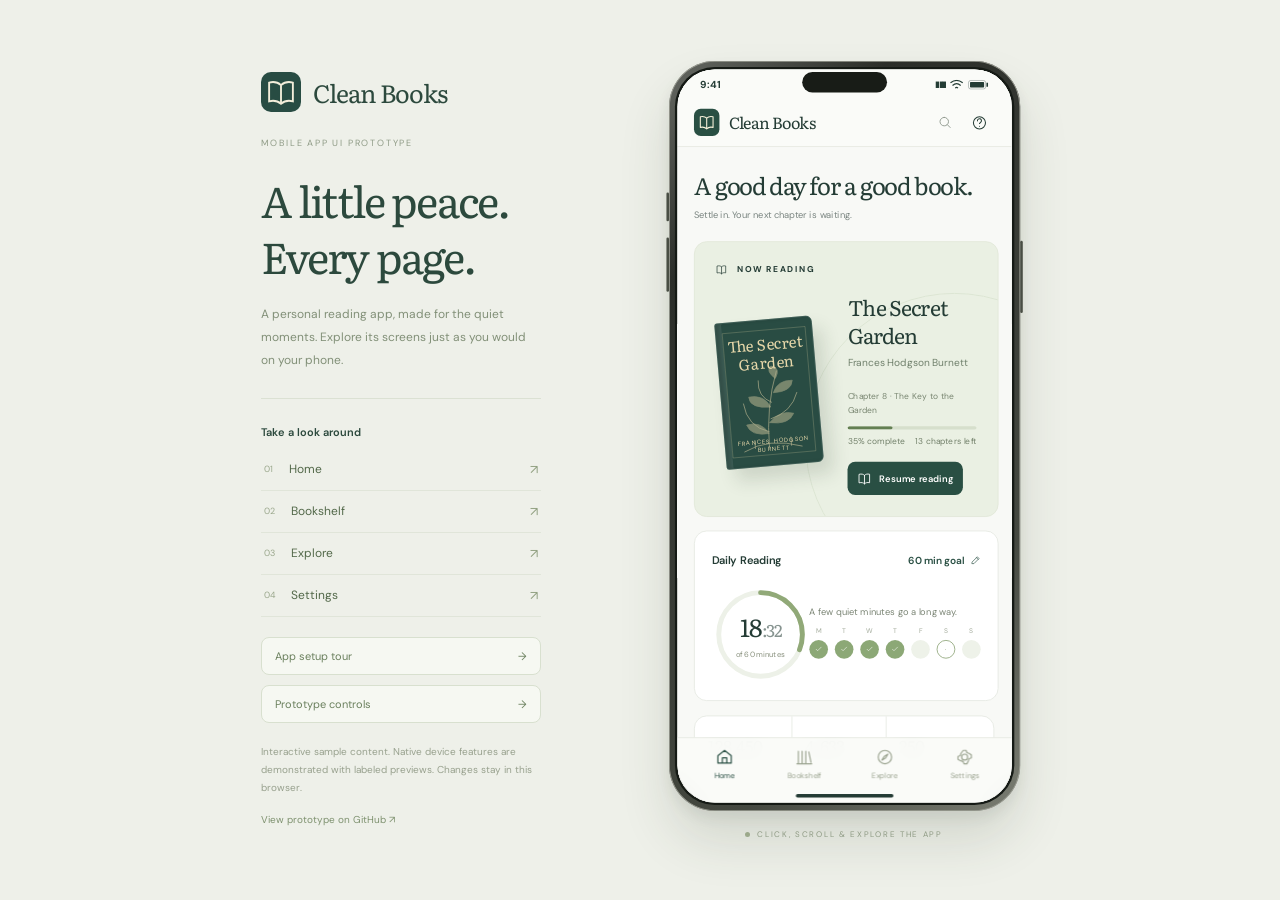
<file: index.html>
<!doctype html>
<html lang="en">
<head>
<meta charset="utf-8"><meta name="viewport" content="width=device-width, initial-scale=1, viewport-fit=cover">
<meta name="theme-color" content="#eef0e9"><meta name="description" content="Explore the interactive Clean Books mobile app UI prototype. A personal EPUB reader with thoughtful reading and parent editing tools.">
<title>Clean Books — Mobile App Prototype</title>
<link rel="icon" href="assets/favicon.svg" type="image/svg+xml"><link rel="stylesheet" href="prototype.css">
</head>
<body>
<main class="prototype-stage">
  <aside class="prototype-panel">
    <a class="prototype-brand" href="./"><img src="assets/favicon.svg" width="40" height="40" alt="">Clean Books</a>
    <div class="prototype-label">MOBILE APP UI PROTOTYPE</div>
    <h1>A little peace.<br>Every page.</h1>
    <p class="intro">A personal reading app, made for the quiet moments. Explore its screens just as you would on your phone.</p>
    <div class="prototype-divider"></div>
    <h2>Take a look around</h2>
    <nav class="jump-list" aria-label="Prototype screen shortcuts">
      <button data-screen="home"><span>01</span>Home <i>↗</i></button>
      <button data-screen="shelf"><span>02</span>Bookshelf <i>↗</i></button>
      <button data-screen="explore"><span>03</span>Explore <i>↗</i></button>
      <button data-screen="settings"><span>04</span>Settings <i>↗</i></button>
    </nav>
    <div class="prototype-actions"><button data-tool="tour">App setup tour <span>→</span></button><button data-tool="prototype">Prototype controls <span>→</span></button></div>
    <p class="prototype-note">Interactive sample content. Native device features are demonstrated with labeled previews. Changes stay in this browser.</p>
    <a class="source-link" href="https://github.com/devotronix-apps/clean-books-prototype" target="_blank" rel="noopener">View prototype on GitHub ↗</a>
  </aside>
  <section class="device-stage" aria-label="Clean Books phone preview">
    <div class="device-wrap"><div class="phone"><div class="phone-screen"><iframe id="phone-preview" title="Clean Books mobile app" src="app.html" allow="autoplay"></iframe></div><div class="side-button left-one"></div><div class="side-button left-two"></div><div class="side-button right-one"></div></div></div>
    <p class="device-caption"><span></span> CLICK, SCROLL & EXPLORE THE APP</p>
  </section>
</main>
<script src="prototype.js"></script>
</body></html>
</file>
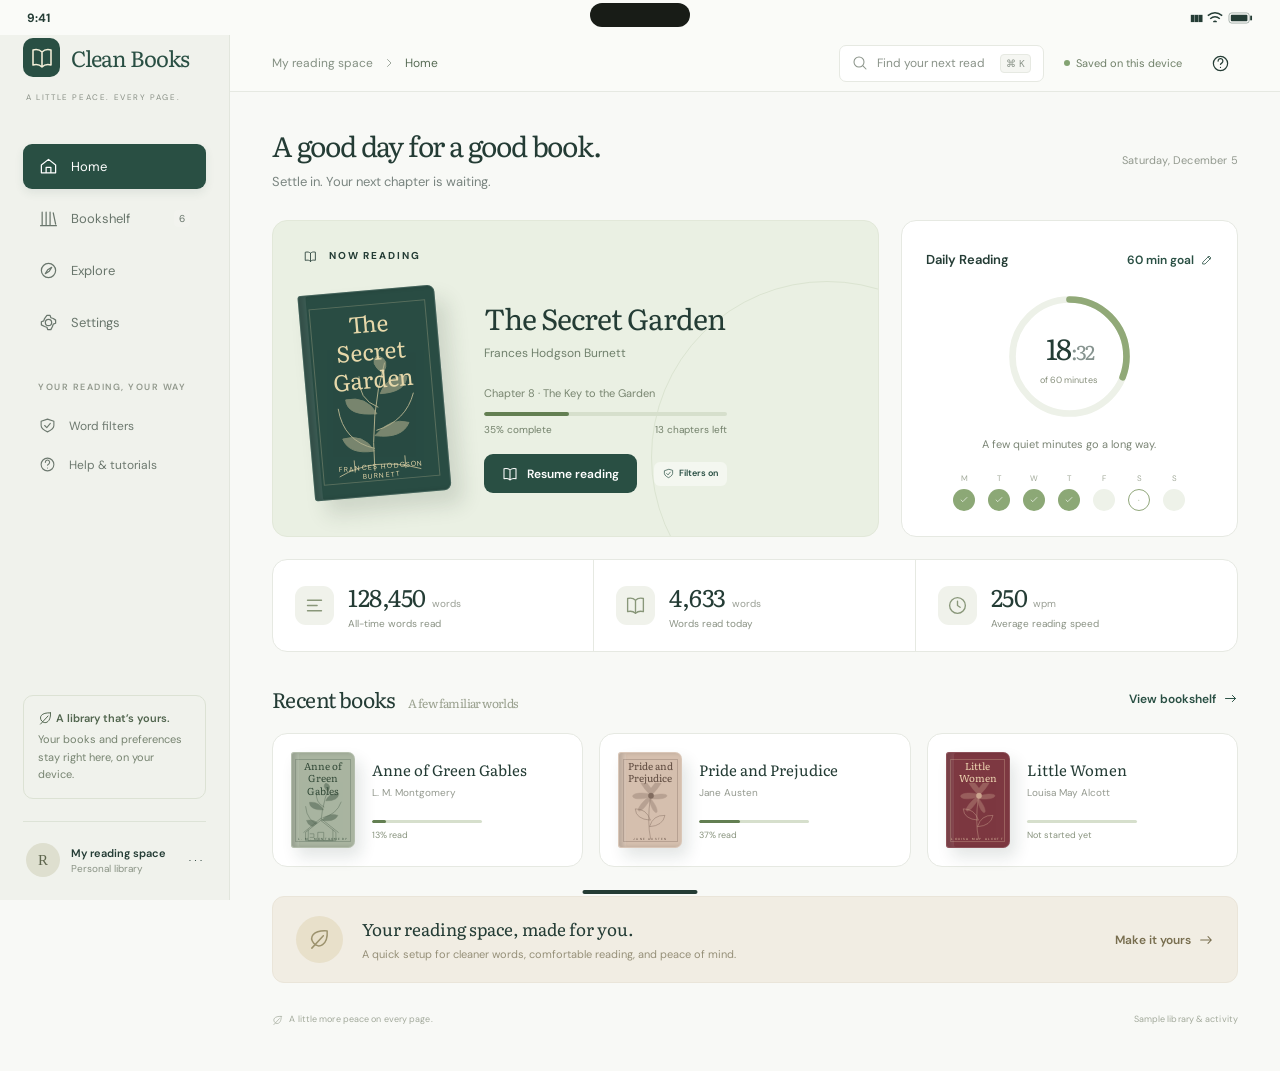
<file: app.html>
<!doctype html>
<html lang="en"><head><meta charset="UTF-8"><meta name="viewport" content="width=device-width, initial-scale=1"><meta name="theme-color" content="#284c43"><title>Clean Books — A little more peace on every page</title><link rel="icon" href="assets/favicon.svg" type="image/svg+xml"><link rel="stylesheet" href="styles.css"></head><body><div class="app-statusbar" aria-hidden="true"><span>9:41</span><span class="app-island"></span><span class="status-symbols">▮▮▮ <svg width="16" height="12" viewBox="0 0 20 14" fill="none" stroke="currentColor" stroke-width="1.8"><path d="M1 4q9-7 18 0M4 8q6-5 12 0M8 12q2-2 4 0"/></svg> <svg width="25" height="12" viewBox="0 0 27 13"><rect x="1" y="1" width="22" height="11" rx="3" fill="none" stroke="currentColor" opacity=".4"/><rect x="3" y="3" width="18" height="7" rx="1" fill="currentColor"/><path d="M25 4v5" stroke="currentColor" stroke-width="2"/></svg></span></div><div class="app-home-indicator" aria-hidden="true"></div><div id="app"></div><div id="modal-root"></div><div id="toast" role="status"></div><script src="defaults.js"></script><script src="app.js"></script></body></html>
</file>
<file: prototype.css>
@font-face{font-family:DM Sans;font-style:normal;font-weight:400;src:url(assets/fonts/dm-sans-400.ttf)}
@font-face{font-family:DM Sans;font-style:normal;font-weight:600;src:url(assets/fonts/dm-sans-600.ttf)}
@font-face{font-family:Literata;font-style:normal;font-weight:400;src:url(assets/fonts/literata-400.ttf)}
*{box-sizing:border-box}body{margin:0;background:#eef0e9;color:#2c493d;font-family:'DM Sans',-apple-system,sans-serif}.prototype-stage{min-height:100dvh;display:flex;align-items:center;justify-content:center;gap:clamp(70px,10vw,170px);padding:40px}.prototype-panel{width:280px;flex-shrink:0}.prototype-brand{font:25px Literata,Georgia,serif;text-decoration:none;color:inherit;display:flex;align-items:center;gap:12px;letter-spacing:-1px}.prototype-label{font-size:9px;letter-spacing:1.8px;color:#8e9a85;margin:25px 0 23px}.prototype-panel h1{font:400 43px/1.3 Literata,Georgia,serif;letter-spacing:-1.8px;margin:0 0 19px}.intro{font-size:12px;line-height:1.9;color:#829078;max-width:270px}.prototype-divider{height:1px;background:#dbe1d3;margin:26px 0}.prototype-panel h2{font-size:11px;font-weight:600;margin:0 0 10px}.jump-list{display:flex;flex-direction:column}.jump-list button{border:0;border-bottom:1px solid #e0e5d9;background:none;color:#53694a;text-align:left;padding:12px 3px;font:12px 'DM Sans',sans-serif;display:flex;gap:16px;align-items:center;cursor:pointer}.jump-list button:hover{background:#e3e8dc}.jump-list button span{font-size:9px;color:#9aa78c}.jump-list button i{margin-left:auto;font-size:13px;font-style:normal;color:#91a081}.prototype-actions{margin-top:20px;display:flex;flex-direction:column;gap:10px}.prototype-actions button{font:11px 'DM Sans',sans-serif;border:1px solid #d8e0cf;background:#f6f8f2;color:#6b805e;border-radius:8px;padding:11px 13px;display:flex;justify-content:space-between;cursor:pointer}.prototype-actions button:hover{border-color:#a6b59a}.prototype-note{font-size:10px;line-height:1.8;color:#98a18e;margin-top:20px}.source-link{display:inline-block;margin-top:4px;font-size:10px;text-decoration:none;color:#7f9270}.device-stage{display:flex;flex-direction:column;align-items:center;flex-shrink:0}.device-wrap{width:414px;height:884px;position:relative}.phone{background:linear-gradient(135deg,#666963,#2b2e29 20%,#444840 75%,#7b7e73);padding:10px;border-radius:54px;position:relative;width:414px;height:884px;box-shadow:0 35px 60px #31412e24,0 8px 15px #31412e14,inset 0 0 0 1px #9c9e94}.phone-screen{height:100%;width:100%;overflow:hidden;border-radius:44px;background:#f8f9f6;box-shadow:0 0 0 3px #151a15}.phone iframe{height:100%;width:100%;border:0;display:block;background:#f8f9f6}.side-button{position:absolute;width:3px;background:#494e44;border-radius:3px;left:-3px}.left-one{top:155px;height:34px}.left-two{top:208px;height:64px}.right-one{top:212px;height:85px;left:auto;right:-3px}.device-caption{font-size:8px;letter-spacing:1.7px;color:#97a38c;margin:22px 0 0;display:flex;align-items:center;gap:7px}.device-caption span{width:5px;height:5px;border-radius:50%;background:#a5b294}button:focus-visible,a:focus-visible{outline:3px solid #89a472;outline-offset:3px}
@media(min-width:701px) and (max-height:1000px){.prototype-stage{padding:25px}.device-wrap{height:750px;width:351px}.phone{transform:scale(.8484);transform-origin:top left}.device-caption{margin-top:18px}}
@media(min-width:701px) and (max-height:850px){.device-wrap{height:690px;width:324px}.phone{transform:scale(.78)}.prototype-panel h1{font-size:38px}.prototype-divider{margin:20px 0}.prototype-label{margin:20px 0}.prototype-stage{padding:22px;gap:80px}}
@media(min-width:701px) and (max-height:760px){.device-wrap{height:610px;width:286px}.phone{transform:scale(.69)}.device-caption{font-size:7px}.prototype-panel h1{font-size:32px}.prototype-panel{width:265px}.intro{font-size:11px}.prototype-divider{margin:15px 0}.prototype-label{margin:18px 0}.jump-list button{padding:9px 3px}.prototype-note{margin-top:13px;font-size:9px}}
@media(max-width:700px){body{background:#f8f9f6}.prototype-stage{padding:0;display:block;height:100dvh;min-height:0}.prototype-panel,.device-caption,.side-button{display:none}.device-stage,.device-wrap,.phone,.phone-screen{width:100%;height:100dvh;padding:0;border-radius:0;box-shadow:none;transform:none}.phone{background:#f8f9f6}.phone-screen{overflow:hidden}}
</file>
<file: styles.css>
@font-face {
  font-family: 'DM Sans';
  font-style: normal;
  font-weight: 400;
  font-display: swap;
  src: url(assets/fonts/dm-sans-400.ttf) format('truetype');
}
@font-face {
  font-family: 'DM Sans';
  font-style: normal;
  font-weight: 500;
  font-display: swap;
  src: url(assets/fonts/dm-sans-500.ttf) format('truetype');
}
@font-face {
  font-family: 'DM Sans';
  font-style: normal;
  font-weight: 600;
  font-display: swap;
  src: url(assets/fonts/dm-sans-600.ttf) format('truetype');
}
@font-face {
  font-family: 'DM Sans';
  font-style: normal;
  font-weight: 700;
  font-display: swap;
  src: url(assets/fonts/dm-sans-700.ttf) format('truetype');
}
@font-face {
  font-family: 'Literata';
  font-style: normal;
  font-weight: 400;
  font-display: swap;
  src: url(assets/fonts/literata-400.ttf) format('truetype');
}
@font-face {
  font-family: 'Literata';
  font-style: normal;
  font-weight: 500;
  font-display: swap;
  src: url(assets/fonts/literata-500.ttf) format('truetype');
}
@font-face {
  font-family: 'Literata';
  font-style: normal;
  font-weight: 600;
  font-display: swap;
  src: url(assets/fonts/literata-600.ttf) format('truetype');
}

:root{--bg:#f8f9f6;--paper:#fff;--ink:#243c35;--muted:#7a8580;--green:#294f43;--sage:#edf2e9;--line:#e6e9e2;--accent:#d9e6b7;--danger:#a9493d;--shadow:0 12px 35px #263b3010;font-family:'DM Sans',-apple-system,BlinkMacSystemFont,sans-serif;color:var(--ink);font-size:14px;background:var(--bg)}*{box-sizing:border-box}body{margin:0}button,input,select,textarea{font:inherit}button,a,input,select,textarea{-webkit-tap-highlight-color:transparent}button{cursor:pointer}button:disabled{opacity:.45;cursor:not-allowed}button{border:0;background:none;color:inherit}a{color:var(--green)}button:focus-visible,a:focus-visible{outline:3px solid #a5be79;outline-offset:4px}input:focus,textarea:focus,select:focus{outline:2px solid #8ca77d;outline-offset:1px}svg{flex-shrink:0;vertical-align:middle}h1,h2,h3,p{margin:0}h1,h2,.serif{font-family:'Literata',Georgia,serif;font-weight:400}h1{font-size:34px;letter-spacing:-1.2px;line-height:1.35}h2{font-size:23px;letter-spacing:-.6px}h3{font-size:15px;font-weight:600}p{line-height:1.65}.muted{color:var(--muted)}.small{font-size:12px}.eyebrow{text-transform:uppercase;letter-spacing:1.9px;font-size:10px;font-weight:700}.flex{display:flex;align-items:center;gap:12px}.between{justify-content:space-between}.stack{display:flex;flex-direction:column;gap:16px}.icon-btn{display:inline-flex;align-items:center;justify-content:center;width:36px;height:36px;border-radius:10px}.icon-btn:hover{background:var(--sage)}.btn{display:inline-flex;align-items:center;justify-content:center;gap:9px;padding:12px 20px;border-radius:9px;font-weight:550;font-size:13px;min-height:43px;transition:background .2s,transform .2s}.btn:hover{transform:translateY(-1px)}.primary{background:var(--green);color:#fff}.primary:hover{background:#38634e}.secondary{background:var(--paper);border:1px solid var(--line)}.soft{background:var(--sage)}.danger{color:var(--danger)}.danger.primary{background:var(--danger);color:white}.text-btn{color:var(--green);display:inline-flex;align-items:center;gap:7px;font-weight:550;font-size:12px;padding:6px 0}.pill{display:inline-flex;align-items:center;gap:5px;font-size:10px;line-height:1.3;padding:6px 9px;border-radius:6px;background:var(--sage);color:var(--green);font-weight:600}.pill.orange{background:#fbefdc;color:#977544}.pill.red{background:#f8e8e3;color:#a35144}.pill.blue{background:#eaf0f3;color:#5a7b8a}.card{background:var(--paper);border:1px solid var(--line);border-radius:15px}.sidebar{position:fixed;inset:0 auto 0 0;width:230px;background:#f0f2ec;border-right:1px solid #e2e6dd;padding:38px 23px 22px;display:flex;flex-direction:column;z-index:20}.brand{display:flex;align-items:center;gap:11px;font-family:'Literata',Georgia,serif;font-size:22px;letter-spacing:-.9px}.brand-icon{width:37px;height:39px;display:grid;place-items:center;background:var(--green);color:#f5f0d9;border-radius:10px}.brand-caption{font-size:10px;letter-spacing:2px;margin:15px 0 42px 3px;color:#899086}.nav{display:flex;flex-direction:column;gap:7px}.nav button{display:flex;align-items:center;gap:13px;padding:13px 16px;width:100%;text-align:left;border-radius:9px;color:#69766c;font-size:13px}.nav button:hover{background:#e5eadd}.nav button.active{background:var(--green);color:white;box-shadow:0 4px 10px #294f4317}.nav .count{font-size:10px;background:#ffffff20;border-radius:4px;padding:2px 5px;margin-left:auto}.side-label{margin:36px 15px 13px;font-size:9px;letter-spacing:1.5px;color:#92998d;font-weight:600}.side-link{display:flex;align-items:center;gap:13px;padding:11px 16px;font-size:12px;color:#6d796f;text-align:left}.sidebar-bottom{margin-top:auto}.local-note{border:1px solid #dce2d4;padding:14px;border-radius:10px;font-size:11px;color:#778471;line-height:1.6}.local-note strong{font-weight:600;color:#52664f;display:block;margin-bottom:4px}.profile{border-top:1px solid #dde3d7;margin-top:22px;padding:20px 3px 0;display:flex;gap:11px;align-items:center}.avatar{width:34px;height:34px;border-radius:50%;background:#dedfcf;color:#5e654d;font-family:Georgia,serif;font-size:15px;display:grid;place-items:center}.profile strong{font-size:12px;font-weight:600}.profile p{font-size:10px;color:#8b9486}.main{margin-left:230px;min-height:100vh}.topbar{height:87px;border-bottom:1px solid var(--line);padding:0 42px;display:flex;align-items:center;justify-content:space-between;background:#fafbf8}.breadcrumb{font-size:12px;color:#849083;display:flex;align-items:center;gap:10px}.top-actions{display:flex;align-items:center;gap:20px}.search-top{display:flex;gap:9px;align-items:center;color:#8a9389;font-size:12px;padding:8px 12px;border:1px solid var(--line);border-radius:7px;background:#fff;min-width:205px}.key{margin-left:auto;font-size:10px;background:#f5f6f2;padding:2px 5px;border:1px solid var(--line);border-radius:4px}.status{display:flex;align-items:center;gap:6px;font-size:11px;color:#708069}.status-dot{width:6px;height:6px;border-radius:50%;background:#83a372}.content{max-width:1450px;margin:auto;padding:35px 42px 35px}.page-heading{display:flex;justify-content:space-between;align-items:center;margin-bottom:27px}.page-heading p{font-size:13px;color:var(--muted);margin-top:7px}.date-note{font-size:11px;color:#92998e;letter-spacing:.2px}.home-top{display:grid;grid-template-columns:minmax(0,1.8fr) minmax(280px,1fr);gap:22px}.now-reading{background:#eaf0e3;border:1px solid #e2e8d9;border-radius:15px;min-height:310px;position:relative;overflow:hidden;padding:28px 31px;display:flex;flex-direction:column}.now-reading:after{content:'';position:absolute;width:350px;height:350px;border:1px solid #dbe4d1;border-radius:50%;right:-125px;top:60px;pointer-events:none}.hero-body{display:flex;align-items:center;gap:32px;flex:1;margin-top:22px;z-index:1}.cover{position:relative;aspect-ratio:2/3;border-radius:3px 7px 7px 3px;box-shadow:6px 9px 16px #1b2e2b1f;overflow:hidden;isolation:isolate;background:var(--cover);color:var(--coverink);text-align:center;display:flex;align-items:center;flex-direction:column;justify-content:space-between;padding:16% 9% 11%;flex-shrink:0;transition:transform .25s}.cover:before{content:'';position:absolute;inset:0;box-shadow:inset 4px 0 4px #0002,inset 7px 0 0 #ffffff16;border:1px solid #ffffff20;border-radius:inherit;z-index:2;pointer-events:none}.cover:after{content:'';position:absolute;inset:7%;border:1px solid currentColor;opacity:.25;pointer-events:none}.cover .cover-title{font-family:'Literata',Georgia,serif;line-height:1.22;font-size:clamp(14px,1.7vw,24px);font-weight:400;z-index:2;white-space:normal}.cover .cover-author{font-size:8px;letter-spacing:1.2px;text-transform:uppercase;z-index:2}.cover .cover-art{position:absolute;inset:25% -8% 10%;opacity:.7;width:116%;height:65%}.hero-cover{width:137px;transform:rotate(-5deg);margin:0 9px 6px 2px;box-shadow:11px 15px 20px #293d2a25}.hero-copy{max-width:290px}.hero-copy h2{font-size:29px;line-height:1.3;letter-spacing:-1px}.hero-copy .author{margin-top:7px;color:#70806c;font-size:12px}.hero-copy .chapter{font-size:11px;color:#798671;margin:21px 0 10px}.progress{height:4px;border-radius:6px;background:#d6dfcc;overflow:hidden}.progress span{display:block;height:100%;background:#637f52;border-radius:6px}.progress-label{font-size:10px;margin:7px 0 18px;color:#73816b;display:flex;justify-content:space-between}.hero-copy .btn{padding:11px 18px;font-size:12px;min-height:39px}.hero-copy .pill{background:#ffffff70;font-size:9px;margin-left:5px}.daily{padding:25px 24px}.card-head{display:flex;justify-content:space-between;align-items:center}.card-head h3{font-size:13px;font-weight:550}.circle{width:133px;height:133px;margin:16px auto 12px;position:relative;display:grid;place-items:center}.circle svg{position:absolute;inset:0;width:100%;height:100%;transform:rotate(-90deg)}.circle .circle-copy{text-align:center}.circle strong{font-family:'Literata',Georgia,serif;font-size:29px;display:block;font-weight:400;letter-spacing:-1.5px}.circle small{font-size:9px;color:#89917e}.daily-caption{text-align:center;font-size:11px;color:#7c8676}.week{display:flex;justify-content:center;gap:13px;margin-top:20px}.week div{font-size:8px;color:#a2aa9a;text-align:center}.week i{display:grid;place-items:center;width:22px;height:22px;margin-top:6px;background:#eef2e9;border-radius:50%;font-style:normal;color:#859d70}.week i.done{background:#8ca876;color:#fff}.week i.today{border:1px solid #91a77b;background:#fff}.stats-row{display:grid;grid-template-columns:repeat(3,1fr);margin:22px 0 31px}.stat{display:flex;align-items:center;gap:14px;padding:19px 22px;border-right:1px solid var(--line)}.stat:last-child{border:0}.stat-icon{width:39px;height:39px;background:#f0f2eb;color:#89977a;border-radius:11px;display:grid;place-items:center}.stat strong{font-family:'Literata',Georgia,serif;font-weight:400;font-size:24px;letter-spacing:-.5px}.stat .unit{font-size:10px;color:#9a9f95;margin-left:6px}.stat p{font-size:10px;color:#8b9385;margin-top:2px}.section-title{display:flex;align-items:center;justify-content:space-between;margin-bottom:19px}.section-title h2{font-size:21px}.section-title .small{margin-left:10px;color:#9aA18f}.recent-grid{display:grid;grid-template-columns:repeat(3,1fr);gap:16px}.recent-card{display:flex;align-items:center;gap:17px;padding:18px;text-align:left;width:100%;transition:box-shadow .2s,border .2s}.recent-card:hover{border-color:#becbb4;box-shadow:var(--shadow)}.recent-card .cover{width:64px;padding-top:13%}.recent-card .cover-title{font-size:11px}.recent-card .cover-author{font-size:4px}.recent-card h3{font-family:'Literata',Georgia,serif;font-size:15px;line-height:1.4;font-weight:400;margin-bottom:5px}.recent-card p{font-size:10px;color:#959a90}.recent-card .progress{margin-top:18px;width:110px;height:3px}.recent-card .small{font-size:9px;color:#89947f;margin-top:6px;display:block}.discovery-banner{margin-top:29px;background:#f1ede3;border:1px solid #eae5d9;border-radius:12px;display:flex;align-items:center;gap:19px;padding:19px 23px}.discovery-icon{height:47px;width:47px;display:grid;place-items:center;color:#9c926d;background:#e8e0ca;border-radius:50%;flex-shrink:0}.discovery-banner h3{font-family:'Literata',Georgia,serif;font-size:17px;font-weight:400}.discovery-banner p{font-size:11px;color:#969079;margin-top:4px}.discovery-banner .text-btn{margin-left:auto;white-space:nowrap;color:#786e4f}.footer{display:flex;justify-content:space-between;font-size:9px;color:#a3aa9c;letter-spacing:.1px;margin-top:30px}.toolbar{display:flex;align-items:center;justify-content:space-between;gap:15px;margin:25px 0}.tabs{display:flex;gap:4px;padding:4px;background:#ecefe8;border-radius:9px;max-width:max-content}.tabs button{font-size:12px;padding:8px 14px;border-radius:6px;white-space:nowrap;color:#7d8777}.tabs button.active{background:#fff;color:var(--green);box-shadow:0 2px 6px #20302008}.search-field{position:relative;display:flex;align-items:center;gap:10px;background:white;border:1px solid var(--line);border-radius:9px;padding:0 13px;color:#8c9784}.search-field input{border:0;background:none;padding:12px 0;width:100%;min-width:0;color:var(--ink);outline:none}.book-grid{display:grid;grid-template-columns:repeat(4,minmax(0,1fr));gap:26px}.book-card{min-width:0}.book-art{padding:25px 36px;background:#eef0e9;border:1px solid #e8ebe3;border-radius:13px;position:relative;text-align:center}.book-art:hover .cover{transform:translateY(-4px) rotate(-2deg)}.book-art>.open-book{width:100%;display:block}.book-art .cover{width:100%;max-width:170px;margin:auto;min-height:170px}.book-art .icon-btn{position:absolute;top:8px;right:8px;background:#ffffffa0;height:27px;width:27px}.book-card h3{font-family:'Literata',Georgia,serif;font-size:17px;font-weight:400;margin:14px 0 5px}.book-card p{font-size:11px;color:#8a9380}.book-card .progress{margin-top:14px}.book-meta{display:flex;justify-content:space-between;align-items:center;margin-top:10px;font-size:10px;color:#8c9880}.empty{text-align:center;padding:60px 20px}.empty>svg{color:#9eae8e;margin-bottom:20px}.empty h2{margin-bottom:9px}.empty p{color:var(--muted);margin-bottom:20px}.explore-hero{padding:35px;background:#e9eee1;border-radius:15px;position:relative;overflow:hidden;display:flex;align-items:center;gap:30px}.explore-hero h2{font-size:32px;max-width:390px;line-height:1.4}.explore-hero p{color:#7a886e;font-size:12px;margin:12px 0 22px;max-width:350px}.explore-art{display:flex;gap:15px;margin-left:auto;padding:0 20px}.explore-art .cover{width:100px;transform:rotate(9deg);height:155px}.explore-art .cover:first-child{transform:rotate(-10deg) translateY(10px)}.explore-art .cover-title{font-size:16px}.explore-art .cover-author{font-size:5px}.browse-tiles{display:grid;grid-template-columns:repeat(4,1fr);gap:14px;margin:24px 0 35px}.browse-tile{padding:19px;background:#fff;border:1px solid var(--line);border-radius:12px;display:flex;align-items:center;gap:13px;text-align:left}.browse-tile svg{color:#8d9b7c}.browse-tile strong{display:block;font-size:12px;font-weight:550}.browse-tile small{font-size:9px;color:#99a18e}.settings-layout{display:grid;grid-template-columns:minmax(0,1.55fr) minmax(260px,1fr);gap:25px}.settings-group{padding:23px}.settings-group h3{margin-bottom:10px}.setting-row{display:flex;align-items:center;gap:12px;justify-content:space-between;padding:17px 0;border-bottom:1px solid var(--line)}.setting-row:last-child{border:0;padding-bottom:0}.setting-row strong{font-size:12px;font-weight:550;display:block}.setting-row p{font-size:11px;color:#8b9483;margin-top:3px}.toggle{height:23px;width:40px;border-radius:30px;background:#d9dfd3;padding:3px;display:inline-flex;align-items:center;flex-shrink:0}.toggle span{width:17px;height:17px;background:white;border-radius:50%;box-shadow:0 1px 3px #0002;transition:transform .2s}.toggle.on{background:#6e8e58}.toggle.on span{transform:translateX(17px)}.settings-group select{font-size:12px;max-width:145px;padding:8px;border:1px solid var(--line);background:var(--bg);color:var(--green);border-radius:7px}.note{padding:15px 17px;border-radius:9px;background:var(--sage);font-size:12px;color:#78866c;line-height:1.65}.note strong{color:var(--green)}.filter-list{padding:0 22px}.filter-row{display:flex;align-items:center;gap:15px;padding:17px 0;border-bottom:1px solid var(--line)}.filter-row:last-child{border:0}.filter-word{font-size:13px;flex:1}.filter-word small{display:block;font-size:10px;color:#98a18f;margin-top:5px}.replacement{color:#69885a;font-size:12px;flex:1}.modal-backdrop{position:fixed;inset:0;background:#16291f63;backdrop-filter:blur(5px);z-index:100;display:flex;align-items:center;justify-content:center;padding:25px;animation:fade-in .15s}.modal{width:540px;max-width:100%;max-height:89vh;overflow:auto;background:var(--bg);border-radius:19px;box-shadow:0 25px 100px #10231840}.modal.wide{width:760px}.modal-header{display:flex;align-items:center;justify-content:space-between;padding:20px 25px;border-bottom:1px solid var(--line);position:sticky;top:0;background:var(--bg);z-index:5}.modal-header h2{font-size:21px}.modal-body{padding:25px}.modal-footer{display:flex;justify-content:flex-end;gap:10px;margin-top:23px}.field{display:flex;flex-direction:column;gap:8px;margin-bottom:18px;font-size:12px;font-weight:550}.field input,.field textarea,.field select{width:100%;background:var(--paper);border:1px solid #dfe5d7;border-radius:8px;padding:12px;color:var(--ink);font-weight:400}.field textarea{min-height:95px;resize:vertical}.modal .tabs{margin-bottom:20px}.row-action{display:flex;align-items:center;gap:13px;width:100%;padding:16px 0;border-bottom:1px solid var(--line);text-align:left}.row-action>svg:first-child{color:#8a9c79}.row-action .row-text{flex:1}.row-action strong{display:block;font-size:13px;font-weight:550}.row-action p{font-size:11px;color:#8b9780;margin-top:4px}.row-action .chevron{color:#a0a795}.detail-book{display:flex;gap:26px;align-items:center;margin-bottom:25px}.detail-book .cover{width:130px}.detail-book h2{font-size:28px}.detail-book p{font-size:12px;color:#929b87;margin-top:9px}.detail-book .pill{margin-top:13px}.tags{display:flex;gap:7px;flex-wrap:wrap;margin:15px 0}.review-metrics{display:grid;grid-template-columns:repeat(3,1fr);gap:12px;margin:20px 0}.review-metrics div{background:var(--paper);border:1px solid var(--line);border-radius:10px;padding:16px;text-align:center}.review-metrics strong{display:block;font-family:Georgia,serif;font-size:25px;font-weight:400}.review-metrics small{color:#8e9883;font-size:10px;display:block;margin-top:6px}.category-row{display:grid;grid-template-columns:1fr 50px 130px;align-items:center;gap:15px;padding:17px 0;border-bottom:1px solid var(--line)}.category-row select{padding:8px;border:1px solid var(--line);border-radius:7px;background:white;color:var(--green);font-size:12px}.passage{padding:18px;background:white;border:1px solid var(--line);border-radius:10px;margin:13px 0;text-align:left;width:100%}.passage p{font-family:Georgia,serif;font-size:15px;line-height:1.75}.passage small{font-size:10px;color:#94a083}.reader{position:fixed;inset:0;z-index:30;background:#f8f8f8;display:flex;flex-direction:column;--page:#f8f8f8;--page-ink:#1a1a1a;color:var(--page-ink)}.reader-header{display:flex;align-items:center;justify-content:space-between;min-height:78px;padding:15px 32px;border-bottom:1px solid #8882;background:var(--page)}.reader-title{text-align:center}.reader-title h3{font-family:Georgia,serif;font-weight:400;font-size:16px}.reader-title p{font-size:10px;opacity:.5;margin-top:4px}.reader .icon-btn:hover{background:#8882}.reader-body{overflow:auto;flex:1;position:relative;scroll-behavior:smooth;padding:35px 50px}.reading-page{max-width:650px;margin:0 auto}.reading-page .eyebrow{text-align:center;opacity:.5;font-size:9px;letter-spacing:3px;margin:10px 0 23px}.reading-page h1{text-align:center;font-size:33px;margin-bottom:30px;font-family:Georgia,serif;color:inherit}.reading-page p{font-family:var(--reader-font,Georgia),serif;font-size:var(--reader-size,20px);line-height:1.95;margin-bottom:19px;cursor:text;color:inherit}.reading-page p:first-of-type:first-letter{float:left;font-size:66px;line-height:.85;margin:11px 10px 0 0}.reading-page p.editable{border-left:2px solid #a8b68c;padding-left:16px;cursor:pointer}.reading-page p.editable:hover{background:#82996612}.cleaned{background:#dce8b861;border-radius:3px}.redacted{border:1px dashed #a9b49b66;background:#94a47b12;border-radius:7px;font-family:'DM Sans',sans-serif!important;font-size:12px!important;padding:15px 20px;color:#819073!important;display:flex;justify-content:space-between;align-items:center;gap:12px}.spoken{background:#d9df9c;color:#263b2a;border-radius:3px}.reader-footer{border-top:1px solid #8882;padding:12px 32px;background:var(--page);display:flex;align-items:center;justify-content:space-between;gap:20px}.audio-controls{display:flex;align-items:center;gap:15px}.play-button{width:42px;height:42px;display:grid;place-items:center;background:var(--green);color:white;border-radius:50%}.reader-footer .small{opacity:.6}.reader-footer select{background:transparent;border:0;color:inherit;font-size:12px}.page-nav{display:flex;align-items:center;gap:20px;font-size:11px}.parent-bar{display:flex;align-items:center;justify-content:center;gap:12px;padding:9px;background:#e9eddf;color:#6a7b55;font-size:11px}.reader.chrome-hidden .reader-header,.reader.chrome-hidden .reader-footer{visibility:hidden}.reader.chrome-hidden .reader-header{border-color:transparent}.reader-hint{text-align:center;font-size:10px;opacity:.35;margin:30px 0 5px}.appearance-preview{font-family:Georgia,serif;padding:22px;background:#e9e6d7;border-radius:10px;margin-bottom:20px;line-height:1.8}.tone-choice{width:43px;height:43px;border-radius:50%;border:1px solid #8884;display:grid;place-items:center}.tone-choice.selected{outline:2px solid #71875d;outline-offset:3px}.tour-art{height:140px;display:grid;place-items:center;background:#e9eee0;border-radius:12px;color:#78945f;margin-bottom:23px}.tour-art svg{width:65px;height:65px}.tour-dots{display:flex;gap:7px;margin-top:20px}.tour-dots span{width:6px;height:6px;background:#d7decd;border-radius:50%}.tour-dots .active{background:#65874f;width:22px;border-radius:4px}input[type=range]{accent-color:#708d5d;width:100%}#toast{position:fixed;bottom:27px;left:calc(50% + 115px);transform:translate(-50%,15px);background:#294f43;color:white;box-shadow:var(--shadow);border-radius:10px;padding:13px 20px;font-size:12px;z-index:200;opacity:0;pointer-events:none;transition:.2s;max-width:80vw}#toast.show{opacity:1;transform:translate(-50%,0)}.mobile-brand{display:none}.mobile-nav{display:none}.error{color:var(--danger);font-size:12px;margin:9px 0}.loading{width:24px;height:24px;border:2px solid #dce4d4;border-top-color:#627f4f;border-radius:50%;animation:spin 1s linear infinite;margin:22px auto}.upload-zone{padding:30px;border:1px dashed #b5c5a4;border-radius:12px;background:#eff3e9;text-align:center;margin-bottom:20px}.upload-zone p{font-size:12px;color:#8b987e;margin-top:12px}.pin-input{letter-spacing:17px;text-align:center;font-size:28px!important}.help-article h3{margin:20px 0 8px}.help-article p{font-size:13px;color:#7b8770;margin-bottom:13px}.hidden{display:none!important}@keyframes spin{to{transform:rotate(360deg)}}@keyframes fade-in{from{opacity:0;transform:translateY(5px)}to{opacity:1;transform:translateY(0)}}
@media(min-width:1500px){.content{padding-top:45px}.now-reading{min-height:340px}.hero-cover{width:155px}.hero-body{gap:45px}.book-grid{grid-template-columns:repeat(5,1fr)}}
@media(max-width:1180px){.sidebar{width:195px;padding:30px 17px}.brand{font-size:20px}.main{margin-left:195px}.content{padding:28px}.topbar{padding:0 28px}.hero-body{gap:20px}.hero-cover{width:112px}.hero-copy h2{font-size:24px}.now-reading{padding:25px}.recent-card{padding:14px;gap:12px}.recent-card .cover{width:50px}.recent-card h3{font-size:13px}.recent-card .progress{width:75px}.book-grid{gap:18px}.book-art{padding:23px}.stats-row .stat{padding:19px 15px}.stat{gap:10px}.stat strong{font-size:21px}.stat .unit{font-size:9px}.brand-caption{font-size:9px}.date-note{display:none}#toast{left:calc(50% + 98px)}}
@media(max-width:950px){.home-top{grid-template-columns:1.65fr 1fr;gap:16px}.now-reading{padding:22px}.hero-body{gap:16px}.hero-cover{width:90px}.hero-copy h2{font-size:21px}.hero-copy .pill{display:none}.hero-copy .chapter{font-size:10px}.daily{padding:22px 16px}.circle{width:115px;height:115px}.week{gap:8px}.stat-icon{display:none}.recent-grid{gap:10px}.recent-card{flex-direction:column;align-items:flex-start}.recent-card .cover{width:65px;margin:0 0 8px}.book-grid{grid-template-columns:repeat(3,1fr)}.settings-layout{grid-template-columns:1fr}.browse-tiles{grid-template-columns:repeat(2,1fr)}.explore-art{padding:0}.explore-art .cover{width:76px;height:125px}.explore-hero{padding:25px}.explore-hero h2{font-size:25px}.search-top{min-width:170px}.status{display:none}}
@media(max-width:700px){.sidebar{display:none}.main{margin:0;padding-bottom:80px}.topbar{height:64px;padding:0 20px}.breadcrumb{display:none}.mobile-brand{display:flex;font-size:20px}.mobile-brand .brand-icon{width:30px;height:32px;border-radius:8px}.mobile-brand svg{width:20px}.search-top{min-width:0;border:0;padding:8px;background:none}.search-top span{display:none}.top-actions{gap:6px}.content{padding:27px 20px}.page-heading{align-items:flex-start;gap:10px;margin-bottom:22px}h1{font-size:29px}.page-heading p{font-size:11px;max-width:260px}.page-heading>.btn{font-size:11px;padding:10px 12px;min-height:37px;white-space:nowrap}.home-top{grid-template-columns:1fr}.now-reading{min-height:310px;padding:25px}.hero-cover{width:115px;margin-left:5px}.hero-body{gap:26px}.hero-copy h2{font-size:25px}.hero-copy .chapter{font-size:10px}.daily{display:grid;grid-template-columns:1fr 1fr;padding:20px;align-items:center}.daily .card-head{grid-column:1/-1}.circle{width:115px;height:115px;margin:16px 0 0}.daily-caption{grid-column:2;grid-row:2;margin-top:-40px;text-align:left;font-size:11px}.week{grid-column:2;grid-row:2;margin-top:35px;gap:8px;justify-content:flex-start}.stats-row{margin:17px 0 25px}.stat{padding:16px 12px;display:block}.stat:first-child{padding-left:16px}.stat strong{font-size:20px}.stat .unit{display:none}.stat p{font-size:9px;white-space:nowrap}.recent-grid{grid-template-columns:1fr;gap:11px}.recent-card{flex-direction:row;align-items:center;padding:15px 19px;gap:20px}.recent-card .cover{width:55px;margin:0}.recent-card h3{font-size:16px}.recent-card .progress{margin-top:11px;width:150px}.recent-card p{font-size:11px}.discovery-banner{padding:17px;gap:13px;flex-wrap:wrap;margin-top:23px}.discovery-icon{width:35px;height:35px}.discovery-banner h3{font-size:16px}.discovery-banner p{font-size:10px}.discovery-banner .text-btn{margin-left:48px}.footer{line-height:1.7;gap:18px;font-size:8px}.mobile-nav{position:fixed;bottom:0;left:0;right:0;display:flex;background:#fafbf8f5;backdrop-filter:blur(10px);border-top:1px solid var(--line);padding:11px 8px max(12px,env(safe-area-inset-bottom));z-index:25}.mobile-nav button{flex:1;display:flex;align-items:center;flex-direction:column;gap:5px;color:#9aa38f;font-size:9px}.mobile-nav .active{color:var(--green)}.book-grid{grid-template-columns:repeat(2,minmax(0,1fr));gap:23px 15px}.book-art{padding:23px 25px}.cover .cover-title{font-size:20px}.book-card h3{font-size:15px}.book-card p{font-size:10px}.toolbar{flex-wrap:wrap;margin:20px 0}.toolbar .search-field{width:100%}.tabs button{padding:8px 11px;font-size:11px}.explore-hero{padding:24px}.explore-hero h2{font-size:27px}.explore-art{display:none}.browse-tiles{gap:11px;margin-bottom:28px}.browse-tile{padding:14px;gap:10px}.settings-group{padding:20px}.modal-backdrop{padding:12px}.modal{border-radius:15px;max-height:93vh}.modal-body{padding:21px}.modal-header{padding:17px 20px}.modal-header h2{font-size:20px}.modal-footer{flex-wrap:wrap}.reader-header{padding:13px 15px;min-height:68px}.reader-title h3{font-size:13px}.reader-title p{font-size:9px}.reader-header .flex{gap:1px}.reader-body{padding:25px 26px}.reading-page h1{font-size:28px}.reading-page p{line-height:1.85}.reader-footer{padding:12px 17px;flex-wrap:wrap;gap:8px}.reader-footer>.small{display:none}.audio-controls{gap:9px}.page-nav{gap:8px}.page-nav .small{font-size:9px}.reader-footer .icon-btn{width:30px}.reader-title{max-width:145px}.category-row{grid-template-columns:1fr 25px 110px;gap:8px}.detail-book{gap:20px}.detail-book .cover{width:100px}.detail-book h2{font-size:24px}#toast{left:50%;bottom:85px}.filter-list{padding:0 15px}.filter-row{gap:9px}.filter-row .icon-btn{width:26px}.review-metrics{gap:7px}.review-metrics div{padding:12px 7px}.review-metrics small{font-size:9px}}
@media(prefers-reduced-motion:reduce){*{animation:none!important;transition:none!important;scroll-behavior:auto!important}}
/* Fixed cover padding keeps artwork proportional inside wide flex layouts. */
.cover{padding:18px 12px 16px}.cover .cover-art{inset:32% -8% 4%;height:65%}.cover .cover-title{font-size:19px}.cover .cover-author{font-size:7px}.hero-cover .cover-title{font-size:23px}.hero-cover .cover-author{font-size:7px}.recent-card .cover{padding:8px 5px 7px}.recent-card .cover .cover-title{font-size:10px}.recent-card .cover .cover-author{font-size:3px}.explore-art .cover{padding:14px 9px 12px}.explore-art .cover .cover-title{font-size:15px}.explore-art .cover .cover-author{font-size:5px}.brand-caption{font-size:8px;letter-spacing:1.6px;white-space:nowrap}.profile>div:nth-child(2){flex:1}.profile .icon-btn{width:25px;flex-shrink:0}.profile strong{font-size:11px;white-space:nowrap}.profile .avatar{flex-shrink:0}
@media(max-width:1180px){.brand-caption{font-size:7px;letter-spacing:1.3px}.profile strong{font-size:9px}.profile p{font-size:9px}.hero-cover .cover-title{font-size:18px}}
@media(max-width:700px){.hero-cover .cover-title{font-size:20px}.cover .cover-title{font-size:18px}.recent-card .cover .cover-title{font-size:9px}.book-art .cover{min-height:0}.hero-copy{min-width:0}.hero-copy .btn{font-size:11px;padding:11px 12px}}
/* Mobile-app presentation. The public entry point places this view in a phone. */
.app-statusbar{position:fixed;inset:0 0 auto;height:35px;background:#fafbf8;z-index:90;display:flex;align-items:center;justify-content:space-between;padding:0 27px;font-size:12px;font-weight:650;pointer-events:none}.app-island{position:absolute;width:100px;height:24px;left:50%;transform:translateX(-50%);top:3px;border-radius:20px;background:#181c17}.status-symbols{display:flex;align-items:center;gap:5px;font-size:9px;letter-spacing:-1px}.app-home-indicator{position:fixed;bottom:6px;left:50%;transform:translateX(-50%);height:4px;width:115px;border-radius:9px;background:#243c35;z-index:95;pointer-events:none}.main{padding-top:35px}.reader{top:35px}.mobile-nav{padding-bottom:max(25px,env(safe-area-inset-bottom))}.reader-footer{padding-bottom:24px}.modal-backdrop{padding:0;align-items:flex-end;top:35px}.modal,.modal.wide{width:100%;max-height:calc(100dvh - 65px);border-radius:23px 23px 0 0;padding-bottom:18px}.modal-body{padding:22px}.modal-header{padding:19px 22px}.btn{min-height:44px}.icon-btn{min-width:36px;min-height:36px}.content{padding-bottom:35px}.footer{margin-bottom:10px}.reading-page p{line-height:1.85}.topbar{height:57px}.mobile-brand{font-size:19px}.page-heading h1{font-size:28px}.page-heading p{line-height:1.6}.card.daily{min-height:190px}
</file>
